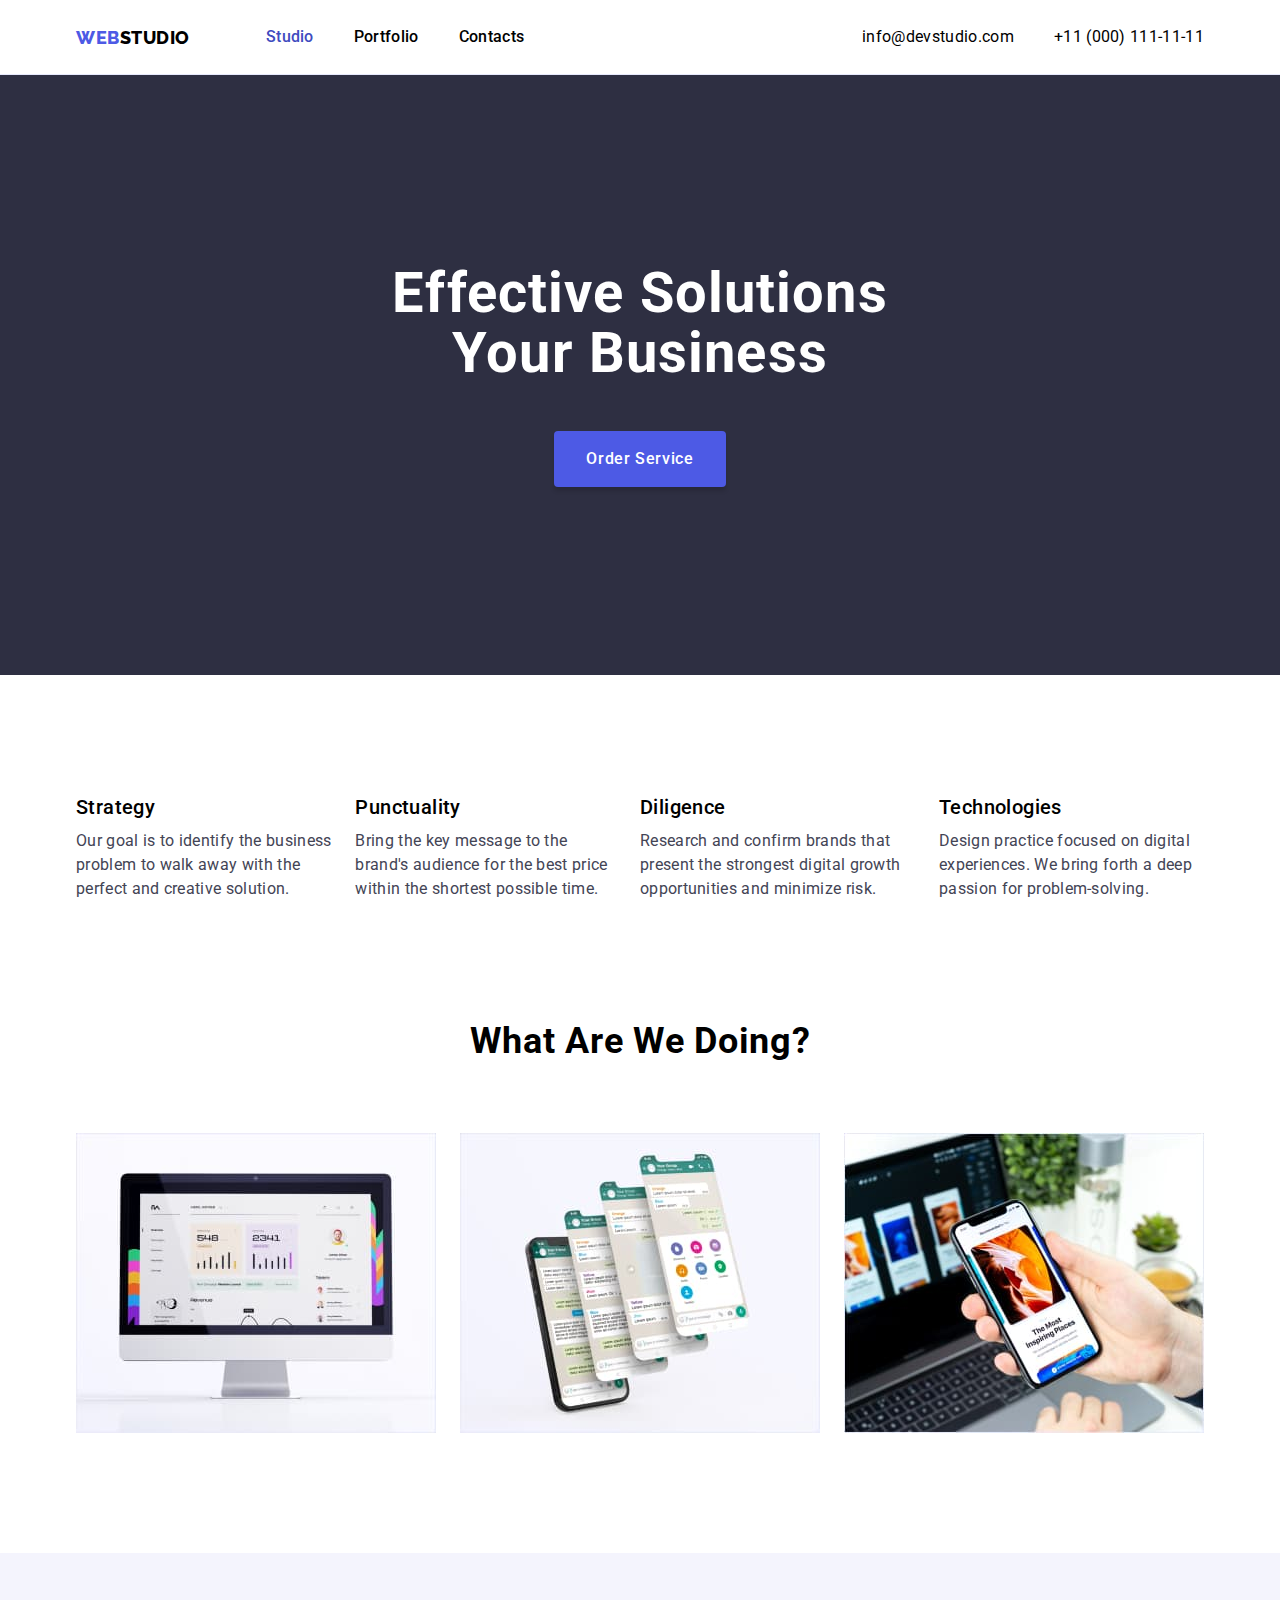
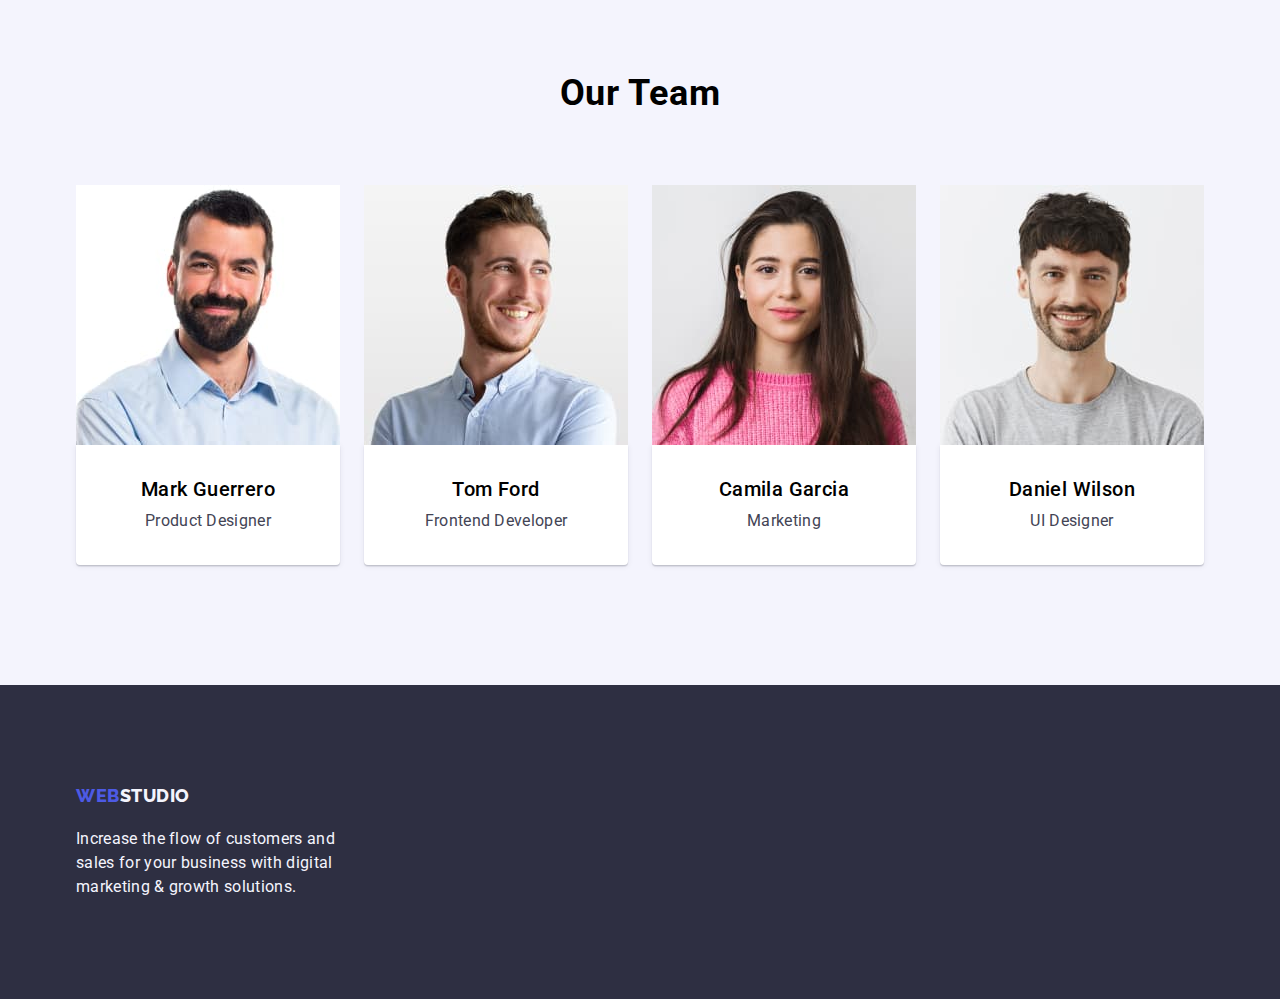
<file: index.html>
<!DOCTYPE html>
<html lang="en">
  <head>
    <meta charset="UTF-8" />
    <meta name="viewport" content="width=device-width, initial-scale=1.0" />
    <title>goit-markup-hw-03</title>

    <!-- Font Used -->
    <link
      href="https://fonts.googleapis.com/css2?family=Raleway:wght@800&family=Roboto:ital,wght@0,400;0,500;0,700;1,400&display=swap"
      rel="stylesheet"
    />
    <link
      rel="stylesheet"
      href="https://cdnjs.cloudflare.com/ajax/libs/modern-normalize/1.0.0/modern-normalize.min.css "
    />
    <!-- My CSS -->
    <link rel="stylesheet" href="./ccs/style.css" />
  </head>
  <body>
    <!-- Header with Navs -->
    <header class="header">
      <div class="container header-container">
        <nav class="header-navigation">
          <a href="./index.html" class="header-logo-link">
            <span class="weblogo">WEB</span>STUDIO
          </a>

          <ul class="header-list headlist">
            <li class="header-item">
              <a class="header-link active-link link" href="./index.html"
                >Studio</a
              >
            </li>
            <li class="header-item">
              <a class="header-link link" href="./portfolio.html">Portfolio</a>
            </li>
            <li class="header-item">
              <a class="header-link link" href="#">Contacts</a>
            </li>
          </ul>
        </nav>
        <ul class="contact-list list">
          <li class="header-contacts item">
            <a class="header-contacts link" href="mailto:info@devstudiocom"
              >info@devstudio.com</a
            >
          </li>
          <li class="header-contacts item">
            <a class="header-contacts link" href="tel:+110001111111"
              >+11 (000) 111-11-11</a
            >
          </li>
        </ul>
      </div>
    </header>
    <!-- Main Page -->
    <main>
      <!--Hero Image-->
      <section class="hero">
        <div class="container hero-container">
          <h1 class="hero-title">
            Effective Solutions <br />
            Your Business
          </h1>
          <button type="button" class="hero-button button">
            Order Service
          </button>
        </div>
      </section>
      <!--Section 1 = Strategy to Technologies Section  -->
      <section class="section">
        <div class="container">
          <ul class="benifits-list list">
            <li class="benifits-item">
              <h3 class="benifits-hthree htext">Strategy</h3>
              <p class="benifits-ptext ptext">
                Our goal is to identify the business problem to walk away with
                the perfect and creative solution.
              </p>
            </li>
            <li class="benifits-item">
              <h3 class="benifits-hthree htext">Punctuality</h3>
              <p class="benifits-ptext ptext">
                Bring the key message to the brand's audience for the best price
                within the shortest possible time.
              </p>
            </li>
            <li class="benifits-item">
              <h3 class="benifits-hthree htext">Diligence</h3>
              <p class="benifits-ptext ptext">
                Research and confirm brands that present the strongest digital
                growth opportunities and minimize risk.
              </p>
            </li>
            <li class="benifits-item">
              <h3 class="benifits-hthree htext">Technologies</h3>
              <p class="benifits-ptext ptext">
                Design practice focused on digital experiences. We bring forth a
                deep passion for problem-solving.
              </p>
            </li>
          </ul>
        </div>
      </section>
      <!--Section 2 = What are we doing Section-->
      <section class="section section-no-top-padding">
        <div class="container">
          <h2 class="whatwedo-title section-title">What Are We Doing?</h2>
          <ul class="whatwedo-list center-list list">
            <li class="whatwedo-item">
              <img
                src="./images/what-we-do-img1.jpg"
                alt="monitor"
                width="360"
                height="300"
              />
            </li>

            <li class="whatwedo-item">
              <img
                src="./images/what-we-do-img2.jpg"
                alt="mobilephone"
                width="360"
                height="300"
              />
            </li>
            <li class="whatwedo-item">
              <img
                src="./images/what-we-do-img3.jpg"
                alt="laptop and mobilephone"
                width="360"
                height="300"
              />
            </li>
          </ul>
        </div>
      </section>
      <!--Section 3-->
      <section class="section section-grey">
        <div class="container">
          <h2 class="ourteam-title section-title">Our Team</h2>
          <ul class="ourteam-list center-list list">
            <li class="ourteam-item">
              <img
                src="./images/our-team1-mark.jpg"
                alt="Mark Guerrero"
                width="264"
                height="260"
              />
              <div class="team-content">
                <h3 class="ourteam-name htext">Mark Guerrero</h3>
                <p class="ourteam-position ptext">Product Designer</p>
              </div>
            </li>
            <li class="ourteam-item">
              <img
                src="./images/our-team2-tom.jpg"
                alt="Tom Ford"
                width="264"
                height="260"
              />
              <div class="team-content">
                <h3 class="ourteam-name htext">Tom Ford</h3>
                <p class="ourteam-position ptext">Frontend Developer</p>
              </div>
            </li>

            <li class="ourteam-item">
              <img
                src="./images/our-team3-camila.jpg"
                alt="Camila Garcia"
                width="264"
                height="260"
              />
              <div class="team-content">
                <h3 class="ourteam-name htext">Camila Garcia</h3>
                <p class="ourteam-position ptext">Marketing</p>
              </div>
            </li>

            <li class="ourteam-item">
              <img
                src="./images/our-team4-daniel.jpg"
                alt="Daniel Wilson"
                width="264"
                height="260"
              />
              <div class="team-content">
                <h3 class="ourteam-name htext">Daniel Wilson</h3>
                <p class="ourteam-position ptext">UI Designer</p>
              </div>
            </li>
          </ul>
        </div>
      </section>
    </main>
    <!-- Footer -->
    <footer class="footer">
      <div class="container">
        <a href="./index.html" class="footer-logo">
          <span class="weblogo">WEB</span>STUDIO
        </a>

        <p class="footer-text">
          Increase the flow of customers and <br />
          sales for your business with digital <br />
          marketing & growth solutions.
        </p>
      </div>
    </footer>
  </body>
</html>
</file>
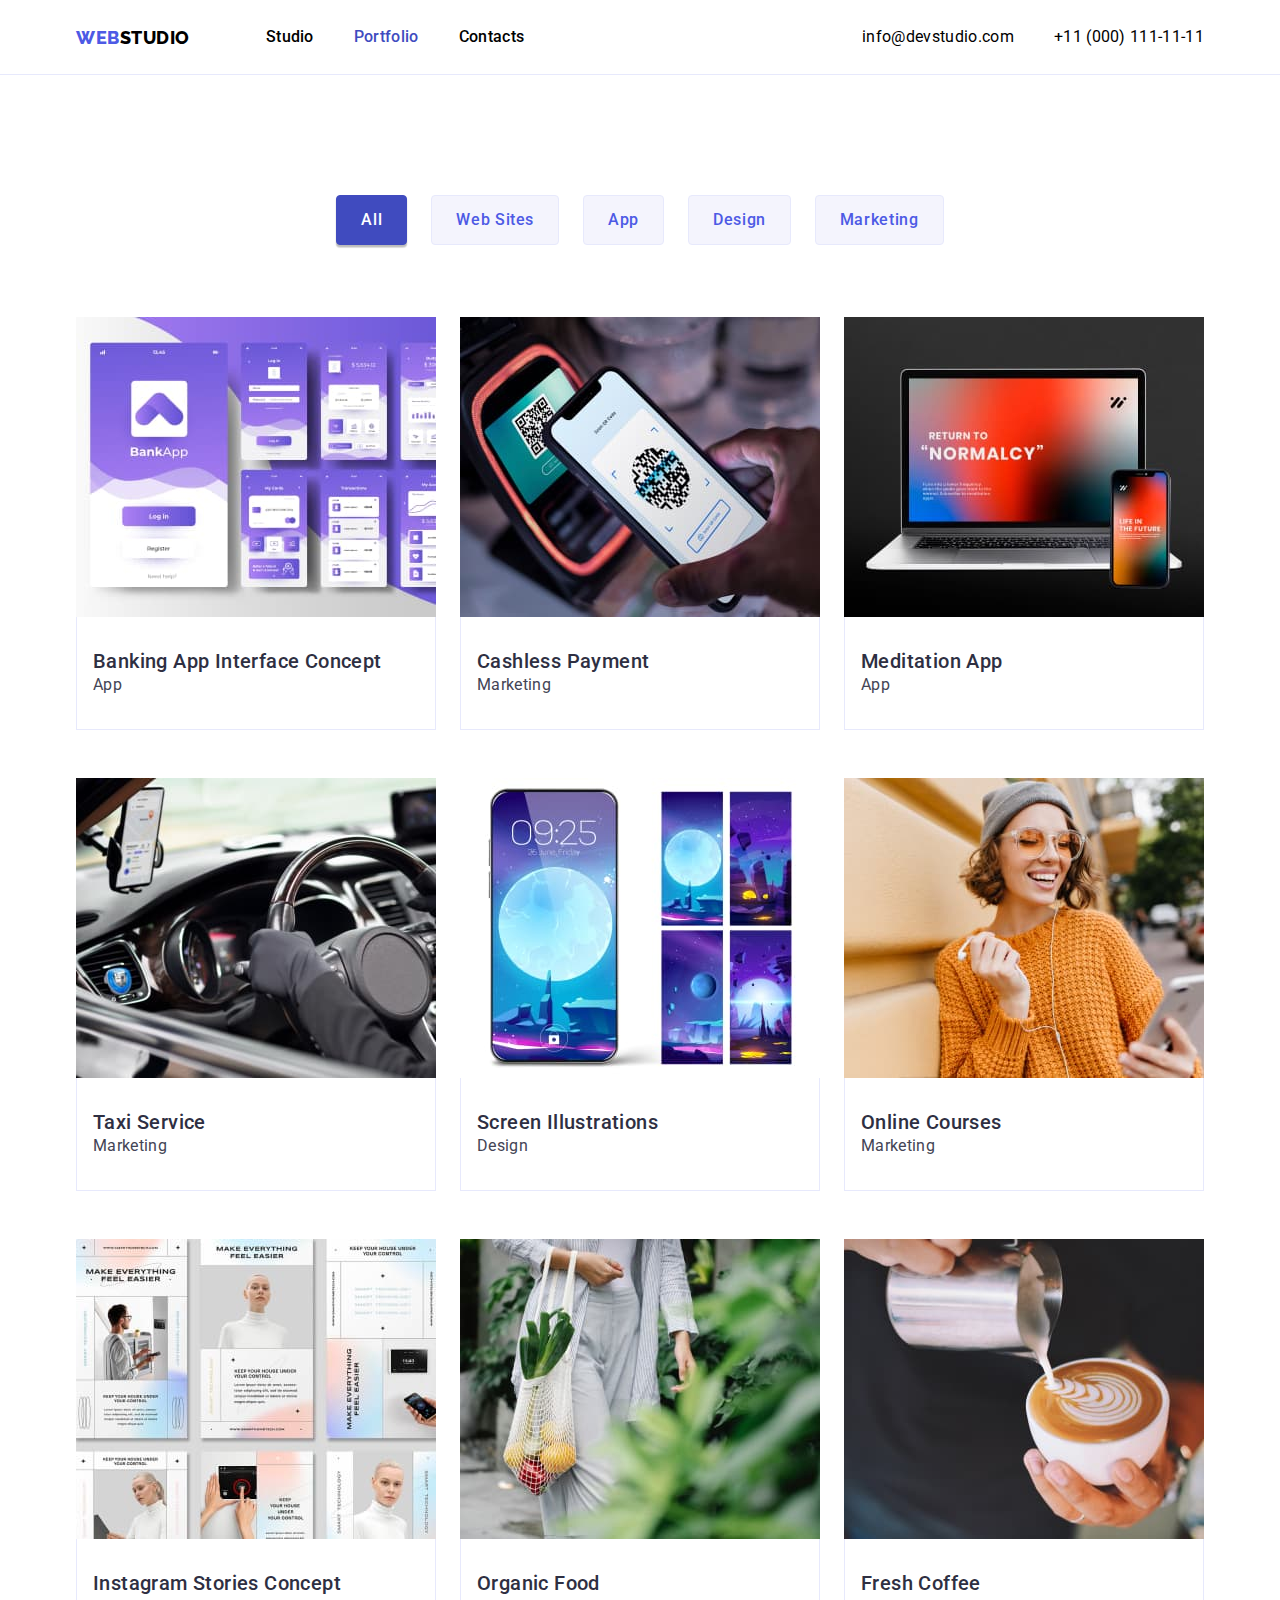
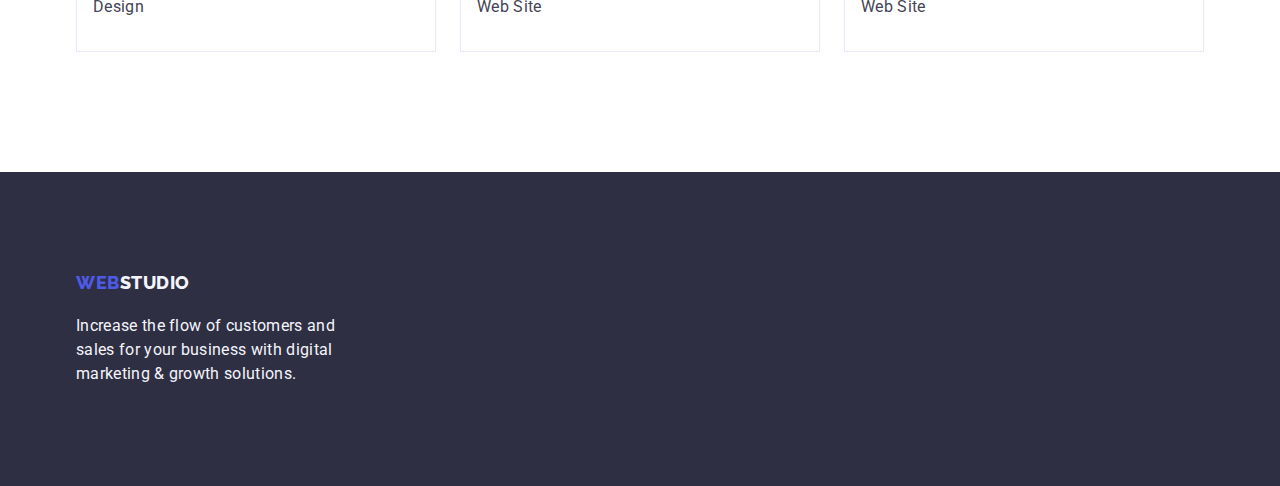
<file: portfolio.html>
<!DOCTYPE html>
<html lang="en">
  <head>
    <meta charset="UTF-8" />
    <meta name="viewport" content="width=device-width, initial-scale=1.0" />
    <title>Porfolio</title>

    <!-- Font Used -->
    <link
      href="https://fonts.googleapis.com/css2?family=Raleway:wght@800&family=Roboto:ital,wght@0,400;0,500;0,700;1,400&display=swap"
      rel="stylesheet"
    />
    <link
      rel="stylesheet"
      href="https://cdnjs.cloudflare.com/ajax/libs/modern-normalize/1.0.0/modern-normalize.min.css "
    />
    <!-- My CSS -->
    <link rel="stylesheet" href="./ccs/style.css" />
  </head>
  <body>
    <!-- Portfolio Header -->
    <header class="header">
      <div class="container header-container">
        <nav class="header-navigation">
          <a href="./index.html" class="header-logo-link">
            <span class="weblogo">WEB</span>STUDIO
          </a>

          <ul class="header-list headlist">
            <li class="header-item">
              <a class="header-link link" href="./index.html">Studio</a>
            </li>
            <li class="header-item">
              <a class="header-link active-link link" href="./portfolio.html"
                >Portfolio</a
              >
            </li>
            <li class="header-item">
              <a class="header-link link" href="#">Contacts</a>
            </li>
          </ul>
        </nav>

        <ul class="contact-list list">
          <li class="header-contacts text">
            <a class="header-contacts link" href="mailto:info@devstudiocom"
              >info@devstudio.com</a
            >
          </li>
          <li class="header-contacts item">
            <a class="header-contacts link" href="tel:+110001111111"
              >+11 (000) 111-11-11</a
            >
          </li>
        </ul>
      </div>
    </header>
    <main>
      <section class="section">
        <div class="container portfolio-container">
          <ul class="portfolio-buttons list">
            <li>
              <button type="button" class="button-item active-filter">
                All
              </button>
            </li>
            <li>
              <button type="button" class="button-item">Web Sites</button>
            </li>
            <li>
              <button type="button" class="button-item">App</button>
            </li>
            <li>
              <button type="button" class="button-item">Design</button>
            </li>
            <li>
              <button type="button" class="button-item">Marketing</button>
            </li>
          </ul>

          <ul class="portfolio list">
            <li>
              <a href="#" class="portfolio-image-item">
                <img
                  class="portfolio-image"
                  src="./images/portfolio_img1.jpg"
                  alt="App Purple"
                  width="360"
                  height="300"
                />
                <div class="project-text-wrapper">
                  <h3 class="imagedescription">
                    Banking App Interface Concept
                  </h3>
                  <p class="imagesubdescription">App</p>
                </div>
              </a>
            </li>
            <li>
              <a href="#" class="portfolio-image-item">
                <img
                  class="portfolio-image"
                  src="./images/portfolio_img2.jpg"
                  alt="Scan Code"
                  width="360"
                  height="300"
                />
                <div class="project-text-wrapper">
                  <h3 class="imagedescription">Cashless Payment</h3>
                  <p class="imagesubdescription">Marketing</p>
                </div>
              </a>
            </li>
            <li>
              <a href="#" class="portfolio-image-item">
                <img
                  class="portfolio-image"
                  src="./images/portfolio_img3.jpg"
                  alt="Redlaptop"
                  width="360"
                  height="300"
                />
                <div class="project-text-wrapper">
                  <h3 class="imagedescription">Meditation App</h3>
                  <p class="imagesubdescription">App</p>
                </div>
              </a>
            </li>
            <li>
              <a href="#" class="portfolio-image-item">
                <img
                  class="portfolio-image"
                  src="./images/portfolio_img4.jpg"
                  alt="drive"
                  width="360"
                  height="300"
                />
                <div class="project-text-wrapper">
                  <h3 class="imagedescription">Taxi Service</h3>
                  <p class="imagesubdescription">Marketing</p>
                </div>
              </a>
            </li>
            <li>
              <a href="#" class="portfolio-image-item">
                <img
                  class="portfolio-image"
                  src="./images/portfolio_img5.jpg"
                  alt="purple wallpaper"
                  width="360"
                  height="300"
                />
                <div class="project-text-wrapper">
                  <h3 class="imagedescription">Screen Illustrations</h3>
                  <p class="imagesubdescription">Design</p>
                </div>
              </a>
            </li>
            <li>
              <a href="#" class="portfolio-image-item">
                <img
                  class="portfolio-image"
                  src="./images/portfolio_img6.jpg"
                  alt="girl yellow"
                  width="360"
                  height="300"
                />
                <div class="project-text-wrapper">
                  <h3 class="imagedescription">Online Courses</h3>
                  <p class="imagesubdescription">Marketing</p>
                </div>
              </a>
            </li>
            <li>
              <a href="#" class="portfolio-image-item">
                <img
                  class="portfolio-image"
                  src="./images/portfolio_img7.jpg"
                  alt="girl white"
                  width="360"
                  height="300"
                />
                <div class="project-text-wrapper">
                  <h3 class="imagedescription">Instagram Stories Concept</h3>
                  <p class="imagesubdescription">Design</p>
                </div>
              </a>
            </li>
            <li>
              <a href="#" class="portfolio-image-item">
                <img
                  class="portfolio-image"
                  src="./images/portfolio_img8.jpg"
                  alt="veggies"
                  width="360"
                  height="300"
                />
                <div class="project-text-wrapper">
                  <h3 class="imagedescription">Organic Food</h3>
                  <p class="imagesubdescription">Web Site</p>
                </div>
              </a>
            </li>
            <li>
              <a href="#" class="portfolio-image-item">
                <img
                  class="portfolio-image"
                  src="./images/portfolio_mg9.jpg"
                  alt="coffee"
                  width="360"
                  height="300"
                />
                <div class="project-text-wrapper">
                  <h3 class="imagedescription">Fresh Coffee</h3>
                  <p class="imagesubdescription">Web Site</p>
                </div>
              </a>
            </li>
          </ul>
        </div>
      </section>
    </main>
    <!-- Porfolio Footer -->
    <footer class="footer">
      <div class="container">
        <a href="./index.html" class="footer-logo">
          <span class="weblogo">WEB</span>STUDIO
        </a>

        <p class="footer-text ptext">
          Increase the flow of customers and <br />
          sales for your business with digital <br />
          marketing & growth solutions.
        </p>
      </div>
    </footer>
  </body>
</html>
</file>
<file: ccs/style.css>
/* CSS Variables */
:root {
  --primary-text-color: #434455;
  --primary-navy-color: #2e2f42;
  --primary-white-color: #fff;
  --primary-cloud-color: #f4f4fd;
  --primary-iris-color: #4d5ae5;
  --primary-background-color: #fff;
  --secondary-background-color: #2e2f42;
  --click-color: #404bbf;
  --primary-color-slate: #434455;
  --cornflower-color: #e7e9fc;
}

h1,
h2,
h3,
h4,
h5,
h6,
p {
  margin: 0;
}
html {
  box-sizing: border-box;
}
*,
*::after,
*::before {
  box-sizing: inherit;

  /* End of General Styles */
}
img {
  display: block;
  max-width: 100%;
  height: auto;
}

.button {
  font-family: inherit;
  font-size: 16px;
  font-style: normal;
  font-weight: 500;
  line-height: 24px;
  letter-spacing: 0.64px;
}

.list {
  list-style: none;
  padding: 0;
  margin: 0;
}

body {
  font-family: "Roboto", sans-serif;
  font-size: 16px;
  font-weight: 400;
  line-height: 24px;
  letter-spacing: 0.32px;
  color: var(--primary-navy-co lor);
  font-style: normal;
}

.link {
  text-decoration: none;
  display: block;
  padding: 25px 0;
  line-height: 24px;
  letter-spacing: 0.32px;
}

/* End of General Styles */

/* Header 1 */

.header-list {
  padding: 0;
  margin: 0;
  list-style: none;
}

.headlist {
  margin-left: 76px;
  display: inline-flex;
  align-items: center;
  gap: 40px;
}

.hero-title {
  font-family: Roboto;
  font-size: 56px;
  font-style: normal;
  font-weight: 700;
  line-height: 60px;
  letter-spacing: 1.12px;
  color: var(--primary-white-color);
  text-align: center;
  display: flex;
  flex-direction: column;
  margin-bottom: 48px;
}

.hero {
  background-color: var(--secondary-background-color);
  padding: 188px 0;
  text-align: center;
}

.hero-button {
  cursor: pointer;
  border: none;
  letter-spacing: 0.05em;
  background-color: var(--primary-iris-color);
  color: var(--primary-background-color);
  border-radius: 4px;
  display: inline-flex;
  padding: 16px 32px;
  align-items: flex-start;
  border-radius: 4px;
  box-shadow: 0px 4px 4px 0px rgba(0, 0, 0, 0.15);
  font-weight: 500;
  line-height: 24px;
  letter-spacing: 0.64px;
}

.hero-button.button:hover,
.hero-button.button :focus {
  background-color: var(--click-color);
}

/* Sections */

.section-title {
  font-size: 36px;
  font-weight: 700;
  line-height: 40px;
  text-align: center;
  letter-spacing: 0.72px;
  text-transform: capitalize;
  margin-bottom: 72px;
}

.htext {
  /* Header 3 */
  font-size: 20px;
  font-weight: 500;
  line-height: 24px;
  letter-spacing: 0.4px;
}

.ourteam-name {
  text-align: center;
}

/* HEADER WITH NAVS SECTION */
.header {
  background-color: var(--primary-background-color);
}

/* Import fonts from google */
@import url("https://fonts.googleapis.com/css2?family=Raleway:wght@800&family=Roboto:ital,wght@0,400;0,500;0,700;1,400&display=swap");

.header-logo-link {
  text-decoration: none;
  font-family: "Raleway";
  color: inherit;
  font-size: 18px;
  font-style: normal;
  font-weight: 800;
  line-height: 21px;
  letter-spacing: 0.54px;
  text-transform: uppercase;
}

.weblogo {
  color: var(--primary-iris-color);
}

.header-link {
  color: inherit;
  font-size: 16px;
  font-weight: 500;
  line-height: 24px;
  letter-spacing: 0.32px;
}

.header-link:hover,
.header-link:focus {
  color: var(--click-color);
}

.header-contacts:hover,
.header-contacts:focus {
  color: var(--click-color);
}

.item,
.link {
  color: inherit;
  display: inline-flex;
  align-items: center;
  gap: 40px;
}

.header-navigation {
  color: inherit;
  display: inline-flex;
  align-items: center;
}

.contact-list {
  display: flex;
  gap: 40px;
}

.benifits-list {
  display: flex;
  gap: 22px;
}

.whatwedo-list,
.ourteam-list {
  display: flex;
  gap: 24px;
}

.section-grey {
  background-color: var(--primary-cloud-color);
}

/* Portolio Page */
.button-item {
  font-family: inherit;
  font-size: 16px;
  font-weight: 500;
  line-height: 24px;
  letter-spacing: 0.64px;
  border: 1px solid var(--cornflower-color);
  color: var(--primary-iris-color);
  text-align: center;
  border-radius: 4px;
  padding: 12px 24px;
  background-color: var(--primary-cloud-color);
  cursor: pointer;
}

.portfolio-image-item {
  text-decoration: none;
}

.imagedescription {
  color: var(--primary-navy-color);
  font-size: 20px;
  font-style: normal;
  font-weight: 500;
  line-height: 24px;
  letter-spacing: 0.4px;
}

.imagesubdescription {
  color: var(--primary-color-slate);
  font-size: 16px;
  font-style: normal;
  font-weight: 400;
  line-height: 24px;
  letter-spacing: 0.32px;
}

.active-link {
  color: var(--click-color);
}

.button-item:hover,
.button-item:focus,
.active-filter {
  background-color: var(--click-color);
  color: var(--primary-white-color);
  box-shadow: 0px 2px 2px 0px rgba(0, 0, 0, 0.12),
    0px 2px 1px 0px rgba(0, 0, 0, 0.08), 0px 3px 1px 0px rgba(0, 0, 0, 0.1);
  border-color: var(--click-color);
}

/* Divisions of Sections */
.header {
  border-bottom: 1px solid var(--cornflower-color);
}

.center-list {
  margin: 0 auto;
}

.section {
  padding: 120px 0;
}

.list {
  padding: 0;
  margin: 0;
  list-style: none;
}
.container {
  width: 1158px;
  padding: 0 15px;
  margin: 0 auto;
}

.header-container {
  display: flex;
  justify-content: space-between;
}

.portfolio-container {
  display: flex;
  flex-direction: column;
  align-items: center;
}

.portfolio-buttons {
  display: inline-flex;
  align-items: flex-start;
  gap: 24px;
  margin-bottom: 72px;
}

.portfolio {
  display: flex;
  flex-wrap: wrap;
  gap: 48px 24px;
}

.project-text-wrapper {
  text-align: left;
  padding: 32px 16px;
  border: 1px solid var(--cornflower-color);
  background: var(--primary-white-color);
  border-top: none;
}

.benifits-section {
  display: flex;
  gap: 22px;
}
.benifits-section:first-child {
  margin-left: 0;
}
.benifits-section > .benifits-item {
  display: flex;
  flex-direction: column;
  align-items: flex-start;
  gap: 8px;
}

.benifits-hthree {
  margin-bottom: 10px;
}

.ptext {
  color: var(--primary-color-slate);
  line-height: 24px;
}

.whatwedo-section {
  padding-top: 0;
}

.header-container {
  display: flex;
  justify-content: space-between;
}
.team-content {
  border-top: 0;
  border-radius: 0px 0px 4px 4px;
  background: var(--secondary-color, #fff);
  box-shadow: 0px 2px 1px 0px rgba(46, 47, 66, 0.08),
    0px 1px 1px 0px rgba(46, 47, 66, 0.16),
    0px 1px 6px 0px rgba(46, 47, 66, 0.08);
  padding: 32px 0;
}

.ourteam-position {
  text-align: center;
  margin-top: 8px;
}

.section-no-top-padding {
  padding-top: 0px;
}

/* Footer Element */
.footer {
  padding: 100px 0;
  background-color: var(--primary-navy-color);
}

.footer-logo {
  font-family: Raleway;
  text-decoration: none;
  font-size: 18px;
  font-weight: 800;
  line-height: 21px;
  letter-spacing: 0.54px;
  color: var(--primary-cloud-color);
}

.footer-text {
  color: var(--primary-cloud-color);
  margin-top: 18px;
}
</file>
